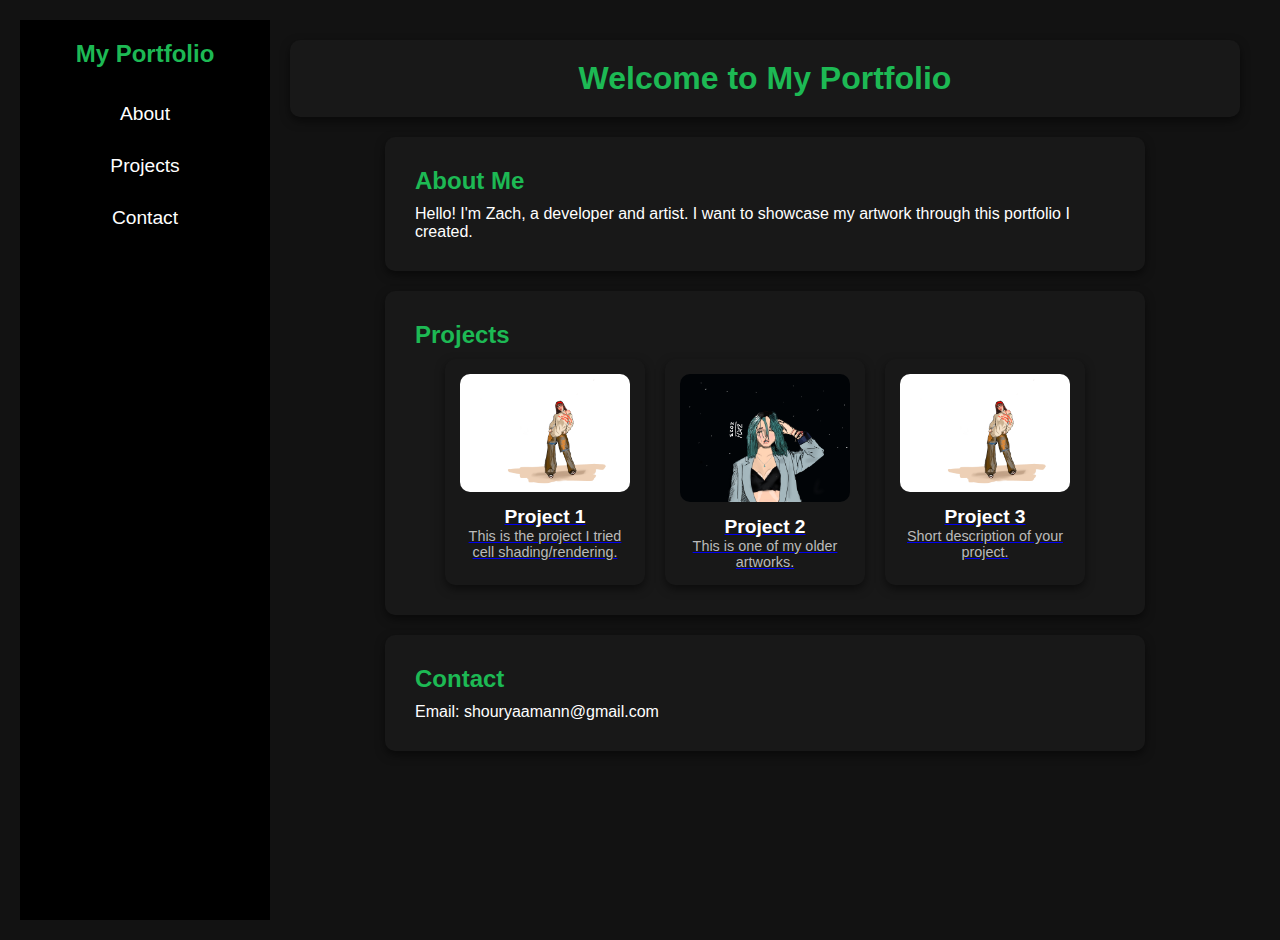
<file: python test/website/index.html>
<!DOCTYPE html>
<html lang="en">
<head>
  <meta charset="UTF-8">
  <meta name="viewport" content="width=device-width, initial-scale=1.0">
  <title>My Portfolio</title>
  <link rel="stylesheet" href="style.css">
</head>

<body>
  <!-- Background animation -->
  <div class="animated-bg"></div>

  <!-- Main content container -->
  <div class="container">
    <aside class="sidebar">
      <h2>My Portfolio</h2>
      <ul>
        <li><a href="#about">About</a></li>
        <li><a href="#projects">Projects</a></li>
        <li><a href="#contact">Contact</a></li>
      </ul>
    </aside>

    <main class="content">
      <header>
        <h1>Welcome to My Portfolio</h1>
      </header>

      <section id="about">
        <h2>About Me</h2>
        <p>Hello! I'm Zach, a developer and artist. I want to showcase my artwork through this portfolio I created.</p>
      </section>

      <section id="projects">
        <h2>Projects</h2>
        <div class="projects-container">
          <div class="project">
            <a href="project.html?project=project1" target="_blank">
              <img src="IMG_0030.PNG" alt="Project 1">
              <h3>Project 1</h3>
              <p>This is the project I tried cell shading/rendering.</p>
            </a>
          </div>

          <div class="project">
            <a href="project.html?project=project2" target="_blank">
              <img src="IMG_3538.PNG" alt="Project 2">
              <h3>Project 2</h3>
              <p>This is one of my older artworks.</p>
            </a>
          </div>

          <div class="project">
            <a href="project.html?project=project3" target="_blank">
              <img src="IMG_0030.PNG" alt="Project 3">
              <h3>Project 3</h3>
              <p>Short description of your project.</p>
            </a>
          </div>
        </div>
      </section>

      <section id="contact">
        <h2>Contact</h2>
        <p>Email: shouryaamann@gmail.com</p>
      </section>
    </main>
  </div>
</body>
</html>
</file>
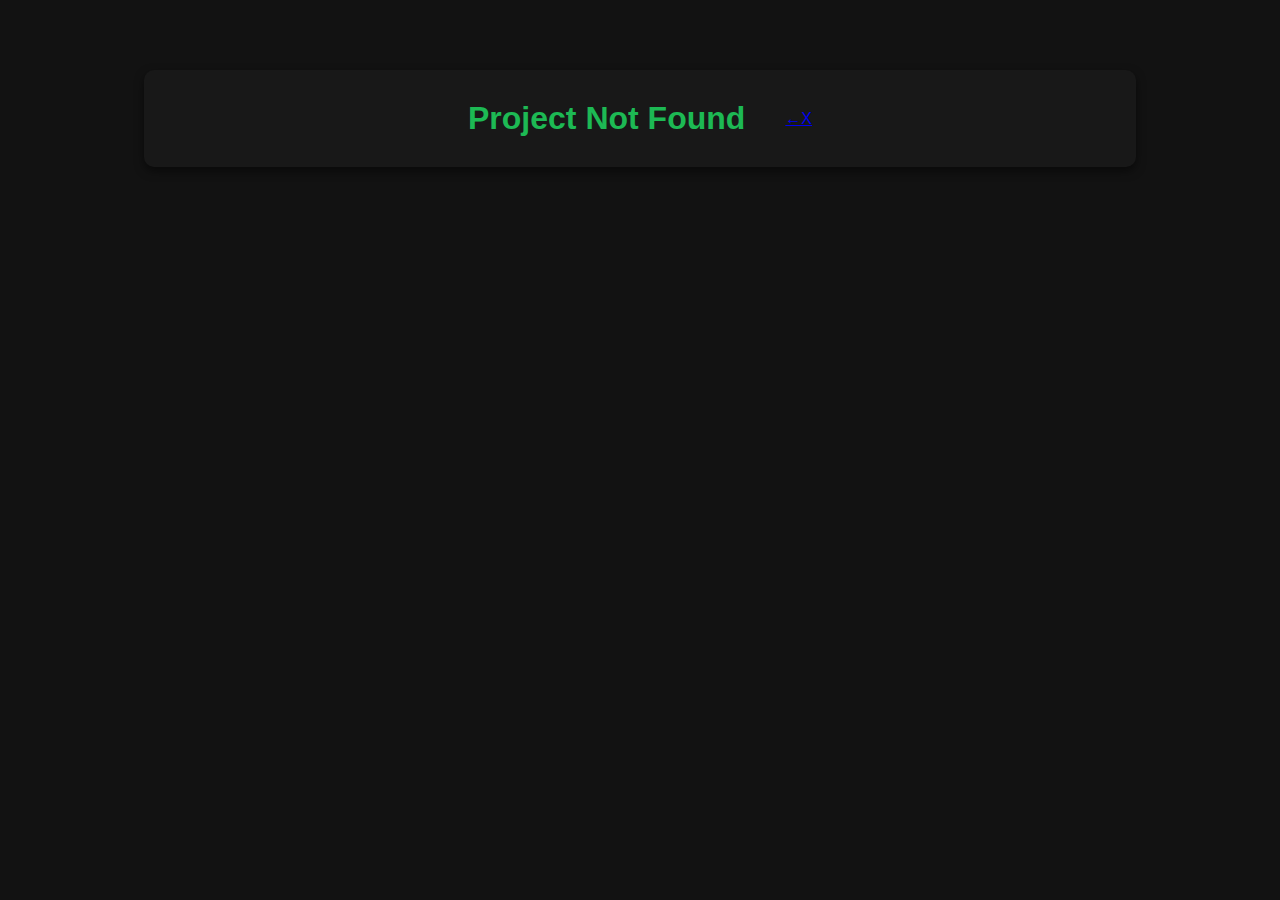
<file: python test/website/project.html>
<!DOCTYPE html>
<html lang="en">
<head>
    <meta charset="UTF-8">
    <meta name="viewport" content="width=device-width, initial-scale=1.0">
    <title>Project Details</title>
    <link rel="stylesheet" href="style.css">
</head>
<body>
    <div class="project-container">
        <div class="project-image">
            <img id="project-image" src="" alt="Project Image">
        </div>
        <div class="project-info">
            <h1 id="project-title"></h1>
            <p id="project-description"></p>
            <a href="index.html" class="back-button">← X</a>
        </div>
    </div>

    <script>
        // Get project name from URL
        const params = new URLSearchParams(window.location.search);
        const project = params.get("project");

        // Project details
        const projects = {
            "project1": {
                title: "Project 1: Portfolio Website",
                image: "IMG_0030.PNG",
                description: "This is the project I tried cell shading/rendering."
            },
            "project2": {
                title: "Project 2: Older Artwork",
                image: "IMG_3538.PNG",
                description: "This is one of my older artworks."
            },
            "project3": {
                title: "Project 3",
                image: "IMG_0030.PNG",
                description: "Short description of your project."
            }
        };

        // Apply project details
        if (projects[project]) {
            document.getElementById("project-title").textContent = projects[project].title;
            document.getElementById("project-image").src = projects[project].image;
            document.getElementById("project-description").textContent = projects[project].description;
        } else {
            document.querySelector(".project-container").innerHTML = "<h1>Project Not Found</h1><a href='index.html'>←X</a>";
        }
    </script>
</body>
</file>
<file: python test/website/style.css>
/* General reset */
* {
    margin: 0;
    padding: 0;
    box-sizing: border-box;
    font-family: Arial, sans-serif;
}

body {
    background-color: #121212;
    color: #fff;
    padding: 20px;
}

header {
    background-color: #181818;
    padding: 20px;
    text-align: center;
    border-radius: 10px;
    box-shadow: 0px 4px 10px rgba(0, 0, 0, 0.5);
}

h1 {
    font-size: 2rem;
    font-weight: bold;
    color: #1DB954;
}

nav ul {
    list-style: none;
    display: flex;
    justify-content: center;
    gap: 20px;
    margin-top: 10px;
}

nav a {
    color: #fff;
    text-decoration: none;
    font-size: 1.2rem;
    transition: color 0.3s;
}

nav a:hover {
    color: #1DB954;
}

section {
    background-color: #181818;
    padding: 30px;
    margin: 20px auto;
    border-radius: 10px;
    width: 80%;
    box-shadow: 0px 4px 10px rgba(0, 0, 0, 0.5);
}

h2 {
    color: #1DB954;
    font-size: 1.5rem;
    margin-bottom: 10px;
}

.container {
    display: flex;
    height: 100vh;
}

.sidebar {
    width: 250px;
    background-color: #000;
    color: #fff;
    padding: 20px;
    position: fixed;
    height: 100%;
    display: flex;
    flex-direction: column;
    align-items: center;
}

.sidebar h2 {
    color: #1DB954;
    font-size: 1.5rem;
    margin-bottom: 20px;
}

.sidebar ul {
    list-style: none;
    padding: 0;
    width: 100%;
}

.sidebar li {
    padding: 15px;
    text-align: center;
}

.sidebar a {
    color: #fff;
    text-decoration: none;
    font-size: 1.2rem;
    display: block;
    transition: color 0.3s;
}

.sidebar a:hover {
    color: #1DB954;
}

.content {
    margin-left: 250px;
    padding: 20px;
    flex: 1;
}

.projects-container {
    display: flex;
    gap: 20px;
    justify-content: center;
    flex-wrap: wrap;
}

.project {
    background-color: #181818;
    padding: 15px;
    border-radius: 10px;
    text-align: center;
    width: 200px;
    box-shadow: 0px 4px 10px rgba(0, 0, 0, 0.5);
    transition: transform 0.3s, box-shadow 0.3s;
    cursor: pointer;
    position: relative;
}

.project img {
    width: 100%;
    border-radius: 10px;
}

.project h3 {
    color: #fff;
    font-size: 1.2rem;
    margin-top: 10px;
}

.project p {
    font-size: 0.9rem;
    color: #bbb;
}

.project:hover {
    transform: scale(1.08);
    box-shadow: 0px 4px 20px rgba(29, 185, 84, 0.8);
}

.project:hover::after {
    content: "🔗";
    position: absolute;
    top: 10px;
    right: 10px;
    font-size: 1.2rem;
    color: #1DB954;
    opacity: 0.8;
}

/* Project Page Styling */
.project-container {
    display: flex;
    align-items: center;
    justify-content: center;
    gap: 40px;
    background-color: #181818;
    padding: 30px;
    border-radius: 10px;
    width: 80%;
    margin: 50px auto;
    box-shadow: 0px 4px 10px rgba(0, 0, 0, 0.5);
    position: relative;
}

.project-image img {
    width: 800px; /* Increased image size */
    border-radius: 10px;
    box-shadow: 0px 4px 10px rgba(255, 255, 255, 0.3);
}

.project-info {
    max-width: 500px;
}

.project-info h1 {
    color: #1DB954;
    font-size: 2rem;
    margin-bottom: 10px;
}

.project-info p {
    font-size: 1.2rem;
    color: #bbb;
    line-height: 1.6;
}
.close-button {
    position: absolute;
    top: 10px;
    right: 15px;
    font-size: 2rem;
    font-weight: bold;
    color: #fff;
    cursor: pointer;
    text-decoration: none;
}

.close-button:hover {
    color: #1DB954;
}

/* Responsive Design */
@media (max-width: 768px) {
    .project-container {
        flex-direction: column;
        text-align: center;
    }
    .project-image img {
        width: 100%;
        max-width: 300px;
    }
}
</file>
